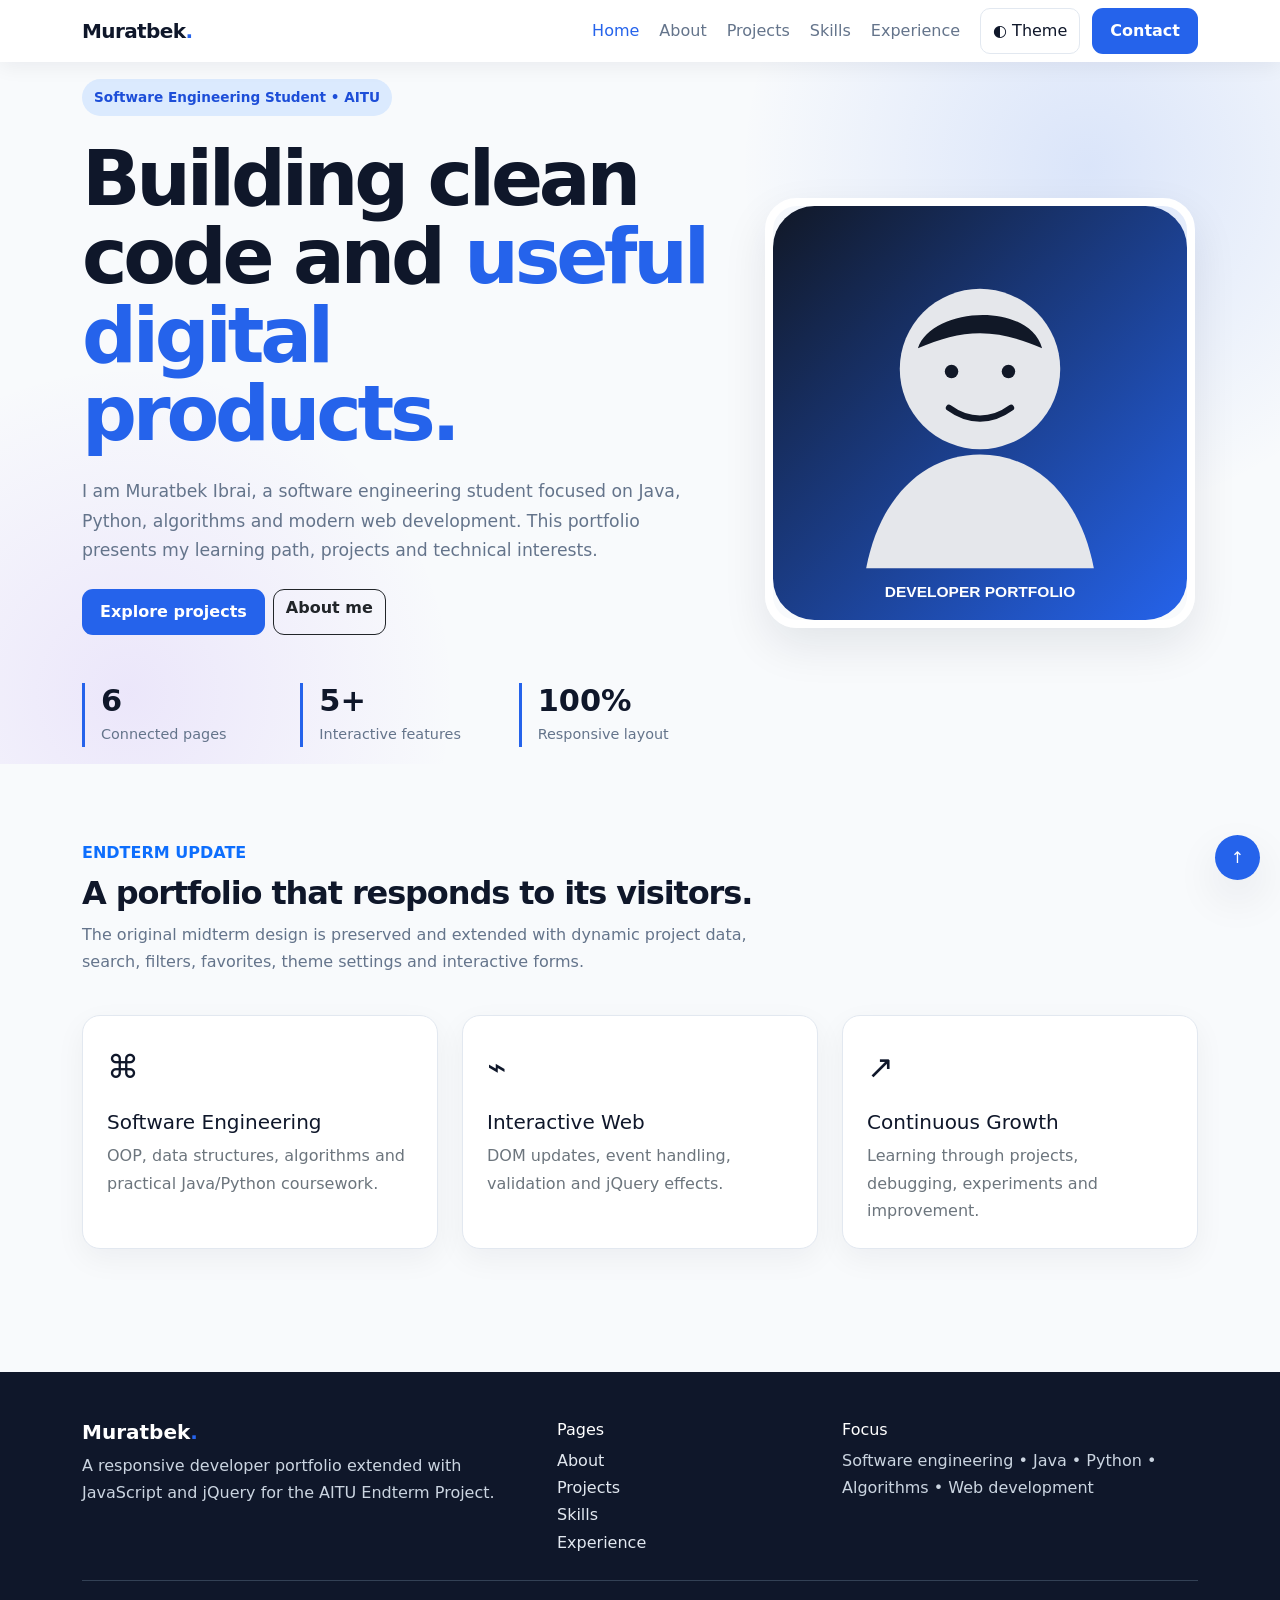
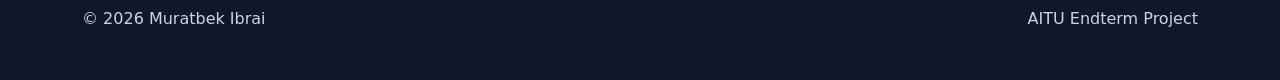
<file: index.html>
<!doctype html>
<html lang="en">
<head>
    <meta charset="utf-8">
    <meta name="viewport" content="width=device-width, initial-scale=1">
    <meta name="description" content="Muratbek Ibrai developer portfolio — software engineering, projects, skills and contact.">
    <title>Home | Muratbek Ibrai</title>
    <link rel="preconnect" href="https://cdn.jsdelivr.net">
    <link href="https://cdn.jsdelivr.net/npm/bootstrap@5.3.3/dist/css/bootstrap.min.css" rel="stylesheet">
    <link href="css/style.css" rel="stylesheet">
</head>
<body id="top">
<nav class="navbar navbar-expand-lg sticky-top site-nav" aria-label="Main navigation">
    <div class="container">
        <a class="navbar-brand" href="index.html">Muratbek<span class="brand-dot">.</span></a>
        <button class="navbar-toggler" type="button" data-bs-toggle="collapse" data-bs-target="#mainNav" aria-controls="mainNav" aria-expanded="false" aria-label="Toggle navigation">
            <span class="navbar-toggler-icon"></span>
        </button>
        <div class="collapse navbar-collapse" id="mainNav">
            <ul class="navbar-nav ms-auto align-items-lg-center gap-lg-1">
                <li class="nav-item"><a class="nav-link active" href="index.html">Home</a></li>
                <li class="nav-item"><a class="nav-link" href="about.html">About</a></li>
                <li class="nav-item"><a class="nav-link" href="projects.html">Projects</a></li>
                <li class="nav-item"><a class="nav-link" href="skills.html">Skills</a></li>
                <li class="nav-item"><a class="nav-link" href="experience.html">Experience</a></li>
                <li class="nav-item ms-lg-2"><button class="theme-control" id="themeToggle" type="button" aria-label="Switch color theme">◐ Theme</button></li>
                <li class="nav-item ms-lg-2"><a class="btn btn-brand" href="contact.html">Contact</a></li>
            </ul>
        </div>
    </div>
</nav>

<main>
    <section class="hero">
        <div class="container">
            <div class="row align-items-center g-5">
                <div class="col-lg-7">
                    <span class="hero-kicker">Software Engineering Student • AITU</span>
                    <h1 class="mt-4">Building clean code and <span>useful digital products.</span></h1>
                    <p class="hero-copy mt-4">I am Muratbek Ibrai, a software engineering student focused on Java, Python, algorithms and modern web development. This portfolio presents my learning path, projects and technical interests.</p>
                    <div class="d-flex flex-wrap gap-2 mt-4">
                        <a class="btn btn-brand" href="projects.html">Explore projects</a>
                        <a class="btn btn-outline-dark" href="about.html">About me</a>
                    </div>
                    <div class="row g-4 mt-4">
                        <div class="col-6 col-md-4"><div class="stat"><strong>6</strong><span>Connected pages</span></div></div>
                        <div class="col-6 col-md-4"><div class="stat"><strong>5+</strong><span>Interactive features</span></div></div>
                        <div class="col-6 col-md-4"><div class="stat"><strong>100%</strong><span>Responsive layout</span></div></div>
                    </div>
                </div>
                <div class="col-lg-5">
                    <div class="profile-frame"><img src="images/profile.svg" alt="Developer portfolio profile illustration"></div>
                </div>
            </div>
        </div>
    </section>

    <section class="section-pad">
        <div class="container">
            <div class="row mb-4">
                <div class="col-lg-8">
                    <p class="text-primary fw-bold mb-2">ENDTERM UPDATE</p>
                    <h2 class="section-title">A portfolio that responds to its visitors.</h2>
                    <p class="section-subtitle">The original midterm design is preserved and extended with dynamic project data, search, filters, favorites, theme settings and interactive forms.</p>
                </div>
            </div>
            <div class="row g-4">
                <div class="col-md-4"><article class="card-soft hoverable p-4 h-100"><div class="fs-2">⌘</div><h3 class="h5 mt-3">Software Engineering</h3><p class="text-secondary mb-0">OOP, data structures, algorithms and practical Java/Python coursework.</p></article></div>
                <div class="col-md-4"><article class="card-soft hoverable p-4 h-100"><div class="fs-2">⌁</div><h3 class="h5 mt-3">Interactive Web</h3><p class="text-secondary mb-0">DOM updates, event handling, validation and jQuery effects.</p></article></div>
                <div class="col-md-4"><article class="card-soft hoverable p-4 h-100"><div class="fs-2">↗</div><h3 class="h5 mt-3">Continuous Growth</h3><p class="text-secondary mb-0">Learning through projects, debugging, experiments and improvement.</p></article></div>
            </div>
        </div>
    </section>
</main>

<footer class="site-footer py-5 mt-5">
    <div class="container">
        <div class="row g-4">
            <div class="col-lg-5"><h5 class="text-white fw-bold">Muratbek<span class="brand-dot">.</span></h5><p class="mb-0">A responsive developer portfolio extended with JavaScript and jQuery for the AITU Endterm Project.</p></div>
            <div class="col-6 col-lg-3"><h6 class="text-white">Pages</h6><ul class="list-unstyled mb-0"><li><a href="about.html">About</a></li><li><a href="projects.html">Projects</a></li><li><a href="skills.html">Skills</a></li><li><a href="experience.html">Experience</a></li></ul></div>
            <div class="col-6 col-lg-4"><h6 class="text-white">Focus</h6><p class="mb-0">Software engineering • Java • Python • Algorithms • Web development</p></div>
        </div>
        <div class="footer-line mt-4 pt-4 d-flex flex-column flex-md-row justify-content-between gap-2"><span>© <span data-year></span> Muratbek Ibrai</span><span>AITU Endterm Project</span></div>
    </div>
</footer>
<a class="back-top" href="#top" aria-label="Back to top">↑</a>
<script src="https://code.jquery.com/jquery-3.7.1.min.js"></script>
<script src="https://cdn.jsdelivr.net/npm/bootstrap@5.3.3/dist/js/bootstrap.bundle.min.js"></script>
<script src="js/main.js"></script>
</body>
</html>
</file>
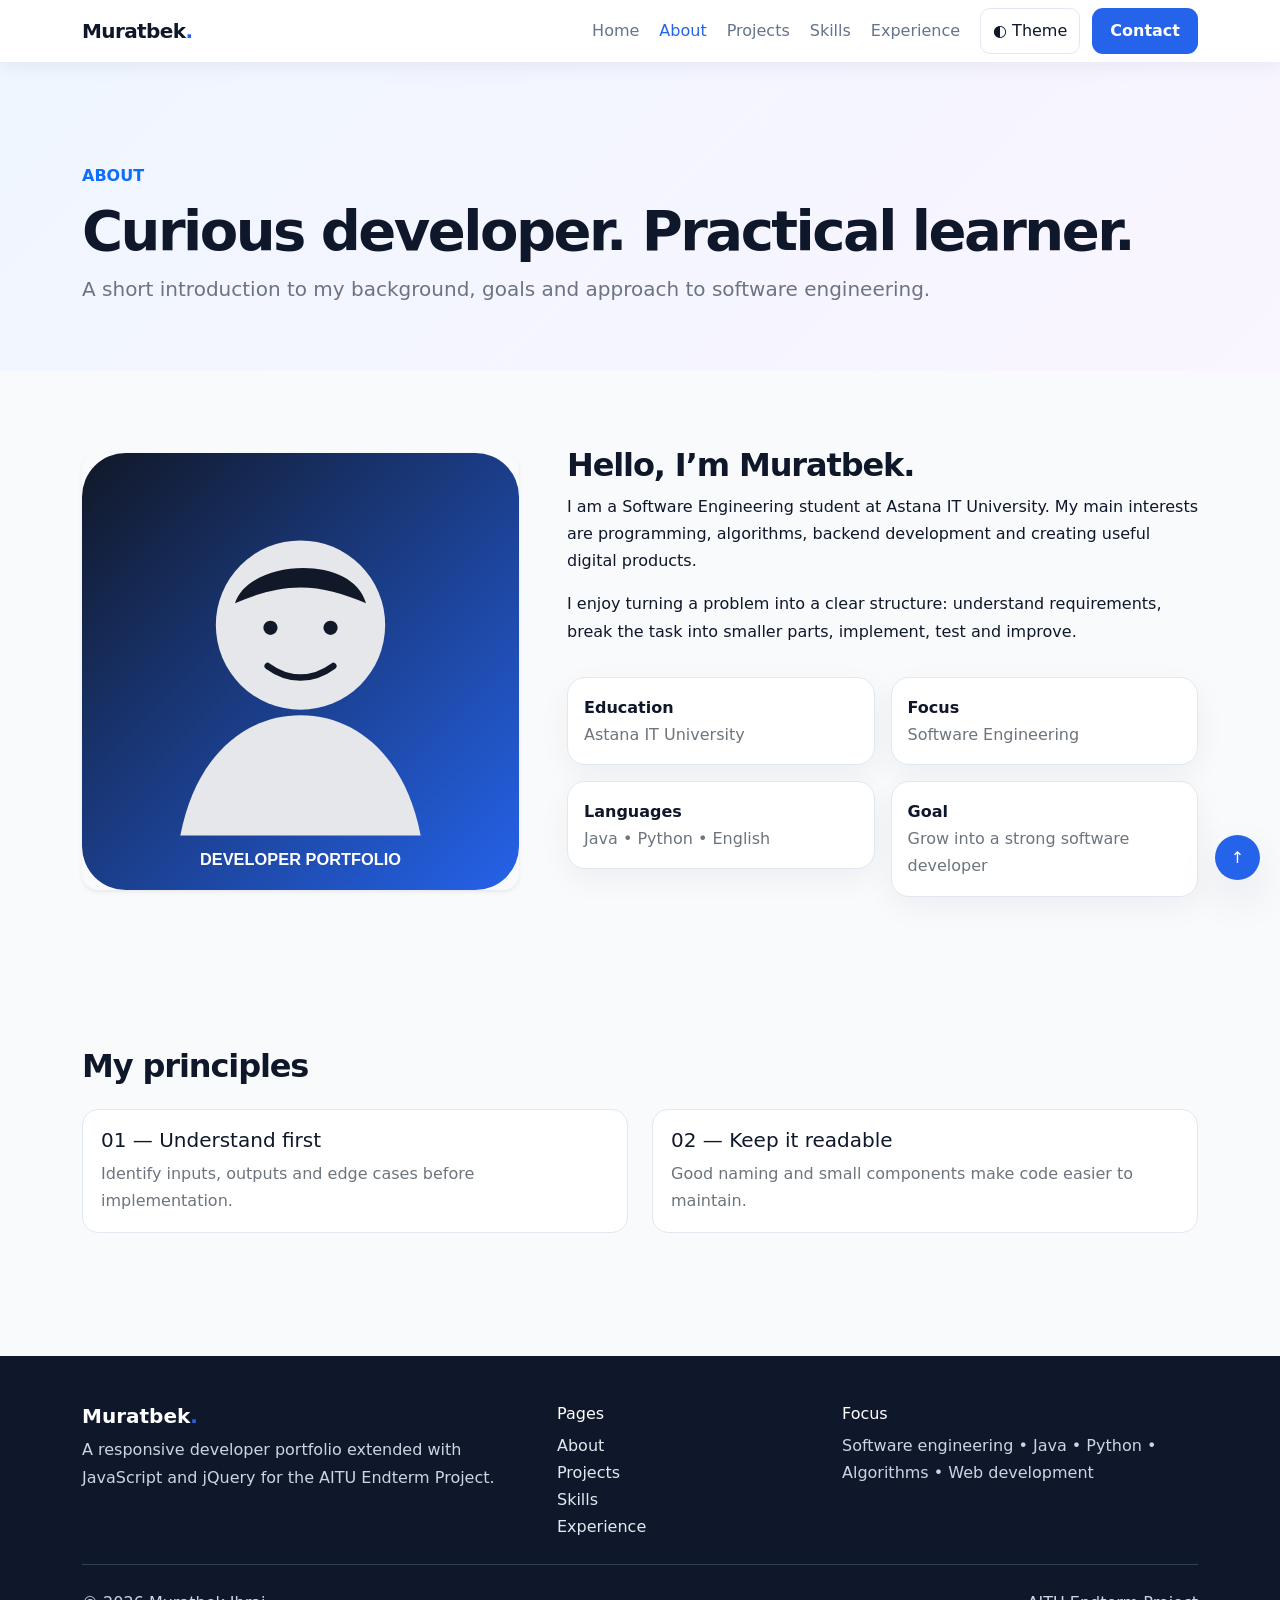
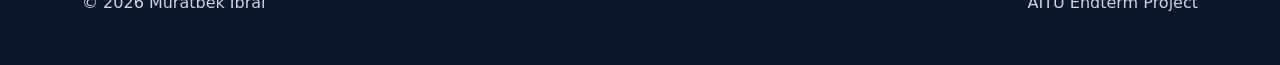
<file: about.html>
<!doctype html>
<html lang="en">
<head>
    <meta charset="utf-8">
    <meta name="viewport" content="width=device-width, initial-scale=1">
    <meta name="description" content="Muratbek Ibrai developer portfolio — software engineering, projects, skills and contact.">
    <title>About | Muratbek Ibrai</title>
    <link rel="preconnect" href="https://cdn.jsdelivr.net">
    <link href="https://cdn.jsdelivr.net/npm/bootstrap@5.3.3/dist/css/bootstrap.min.css" rel="stylesheet">
    <link href="css/style.css" rel="stylesheet">
</head>
<body id="top">
<nav class="navbar navbar-expand-lg sticky-top site-nav" aria-label="Main navigation">
    <div class="container">
        <a class="navbar-brand" href="index.html">Muratbek<span class="brand-dot">.</span></a>
        <button class="navbar-toggler" type="button" data-bs-toggle="collapse" data-bs-target="#mainNav" aria-controls="mainNav" aria-expanded="false" aria-label="Toggle navigation"><span class="navbar-toggler-icon"></span></button>
        <div class="collapse navbar-collapse" id="mainNav">
            <ul class="navbar-nav ms-auto align-items-lg-center gap-lg-1">
                <li class="nav-item"><a class="nav-link" href="index.html">Home</a></li>
                <li class="nav-item"><a class="nav-link active" href="about.html">About</a></li>
                <li class="nav-item"><a class="nav-link" href="projects.html">Projects</a></li>
                <li class="nav-item"><a class="nav-link" href="skills.html">Skills</a></li>
                <li class="nav-item"><a class="nav-link" href="experience.html">Experience</a></li>
                <li class="nav-item ms-lg-2"><button class="theme-control" id="themeToggle" type="button" aria-label="Switch color theme">◐ Theme</button></li>
                <li class="nav-item ms-lg-2"><a class="btn btn-brand" href="contact.html">Contact</a></li>
            </ul>
        </div>
    </div>
</nav>

<main>
    <section class="page-hero">
        <div class="container">
            <p class="text-primary fw-bold mb-2">ABOUT</p>
            <h1 class="display-4">Curious developer. Practical learner.</h1>
            <p class="lead text-secondary mb-0">A short introduction to my background, goals and approach to software engineering.</p>
        </div>
    </section>
    <section class="section-pad">
        <div class="container">
            <div class="row g-5 align-items-center">
                <div class="col-lg-5"><img src="images/profile.svg" class="rounded-4 shadow-sm" alt="Profile illustration"></div>
                <div class="col-lg-7">
                    <h2 class="section-title">Hello, I’m Muratbek.</h2>
                    <p>I am a Software Engineering student at Astana IT University. My main interests are programming, algorithms, backend development and creating useful digital products.</p>
                    <p>I enjoy turning a problem into a clear structure: understand requirements, break the task into smaller parts, implement, test and improve.</p>
                    <div class="row g-3 mt-2">
                        <div class="col-sm-6"><div class="card-soft p-3"><strong>Education</strong><br><span class="text-secondary">Astana IT University</span></div></div>
                        <div class="col-sm-6"><div class="card-soft p-3"><strong>Focus</strong><br><span class="text-secondary">Software Engineering</span></div></div>
                        <div class="col-sm-6"><div class="card-soft p-3"><strong>Languages</strong><br><span class="text-secondary">Java • Python • English</span></div></div>
                        <div class="col-sm-6"><div class="card-soft p-3"><strong>Goal</strong><br><span class="text-secondary">Grow into a strong software developer</span></div></div>
                    </div>
                </div>
            </div>
        </div>
    </section>
    <section class="section-pad">
        <div class="container">
            <h2 class="section-title mb-4">My principles</h2>
            <div class="row g-4">
                <div class="col-md-6"><div class="feature-panel"><h3 class="h5">01 — Understand first</h3><p class="mb-0 text-secondary">Identify inputs, outputs and edge cases before implementation.</p></div></div>
                <div class="col-md-6"><div class="feature-panel"><h3 class="h5">02 — Keep it readable</h3><p class="mb-0 text-secondary">Good naming and small components make code easier to maintain.</p></div></div>
            </div>
        </div>
    </section>
</main>

<footer class="site-footer py-5 mt-5">
    <div class="container">
        <div class="row g-4">
            <div class="col-lg-5"><h5 class="text-white fw-bold">Muratbek<span class="brand-dot">.</span></h5><p class="mb-0">A responsive developer portfolio extended with JavaScript and jQuery for the AITU Endterm Project.</p></div>
            <div class="col-6 col-lg-3"><h6 class="text-white">Pages</h6><ul class="list-unstyled mb-0"><li><a href="about.html">About</a></li><li><a href="projects.html">Projects</a></li><li><a href="skills.html">Skills</a></li><li><a href="experience.html">Experience</a></li></ul></div>
            <div class="col-6 col-lg-4"><h6 class="text-white">Focus</h6><p class="mb-0">Software engineering • Java • Python • Algorithms • Web development</p></div>
        </div>
        <div class="footer-line mt-4 pt-4 d-flex flex-column flex-md-row justify-content-between gap-2"><span>© <span data-year></span> Muratbek Ibrai</span><span>AITU Endterm Project</span></div>
    </div>
</footer>
<a class="back-top" href="#top" aria-label="Back to top">↑</a>
<script src="https://code.jquery.com/jquery-3.7.1.min.js"></script>
<script src="https://cdn.jsdelivr.net/npm/bootstrap@5.3.3/dist/js/bootstrap.bundle.min.js"></script>
<script src="js/main.js"></script>
</body>
</html>
</file>
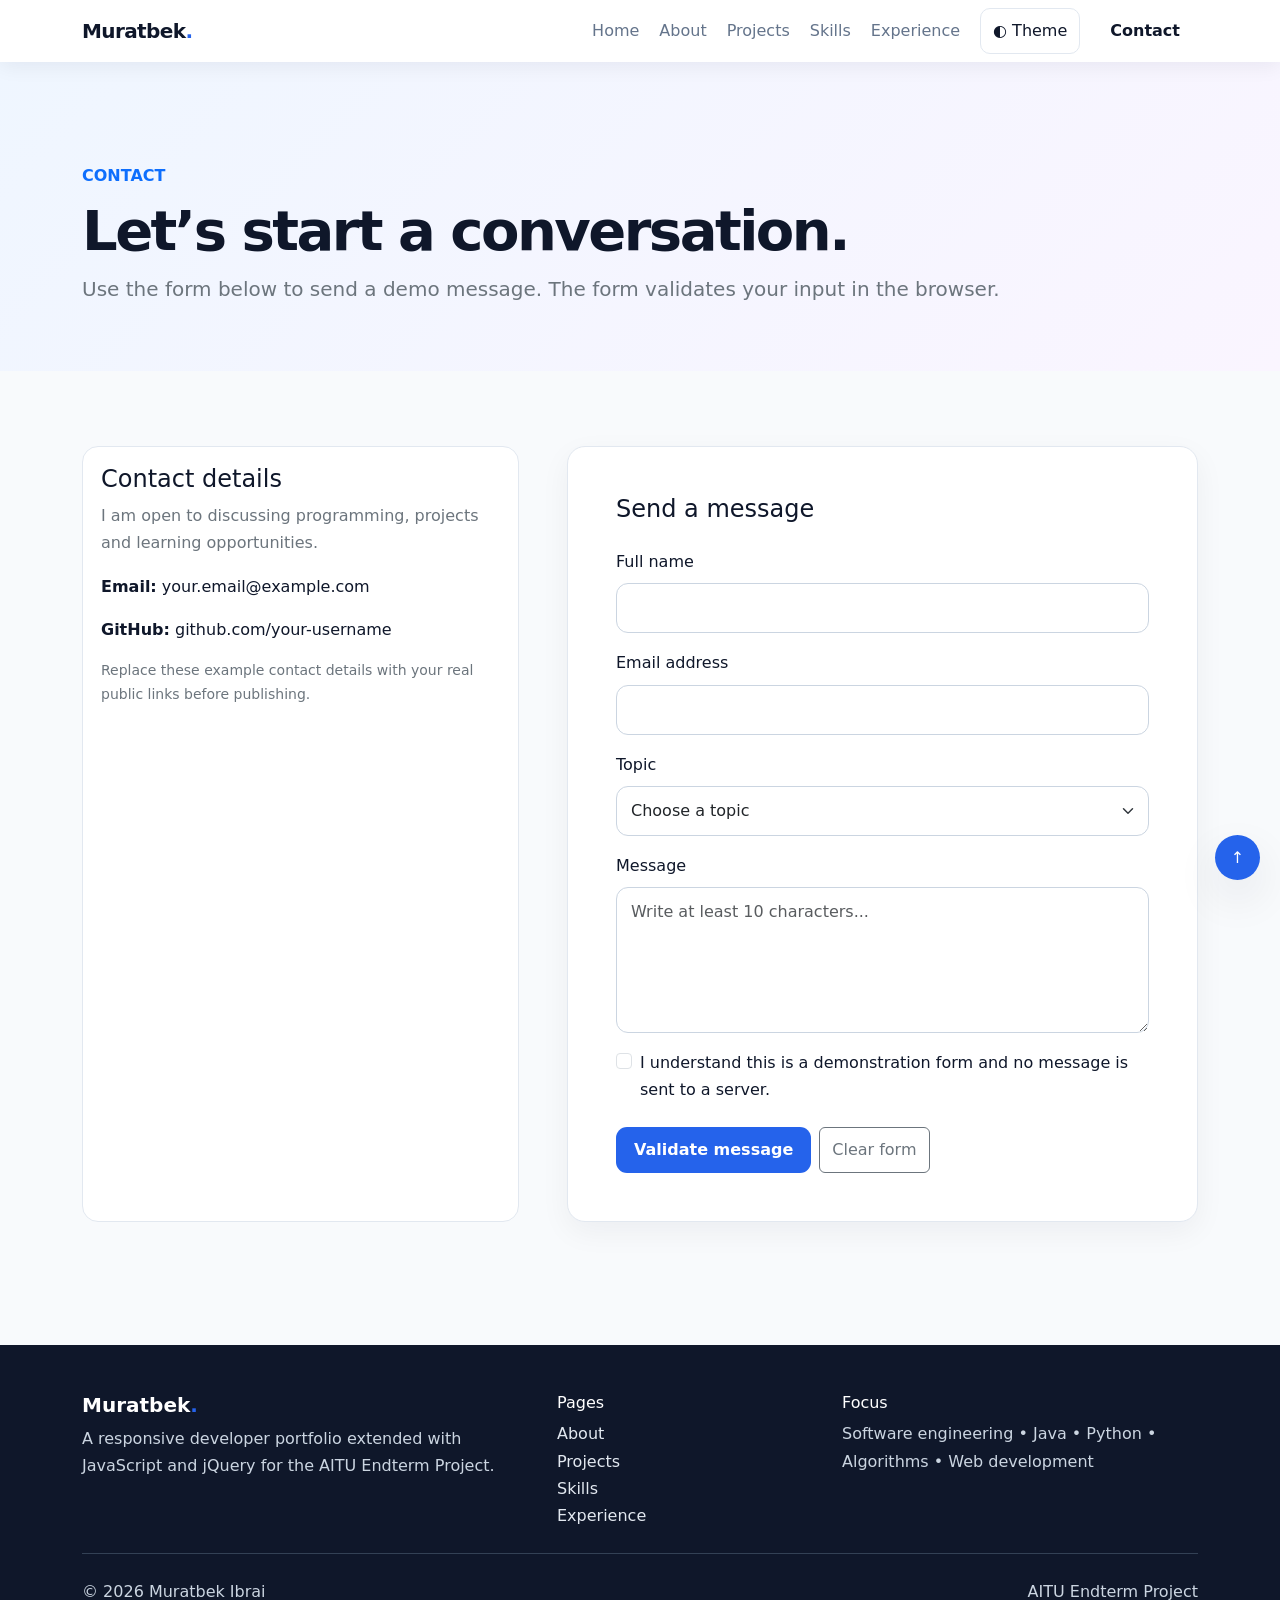
<file: contact.html>
<!doctype html>
<html lang="en">
<head>
    <meta charset="utf-8">
    <meta name="viewport" content="width=device-width, initial-scale=1">
    <meta name="description" content="Muratbek Ibrai developer portfolio — software engineering, projects, skills and contact.">
    <title>Contact | Muratbek Ibrai</title>
    <link rel="preconnect" href="https://cdn.jsdelivr.net">
    <link href="https://cdn.jsdelivr.net/npm/bootstrap@5.3.3/dist/css/bootstrap.min.css" rel="stylesheet">
    <link href="css/style.css" rel="stylesheet">
</head>
<body id="top">
<nav class="navbar navbar-expand-lg sticky-top site-nav" aria-label="Main navigation">
    <div class="container">
        <a class="navbar-brand" href="index.html">Muratbek<span class="brand-dot">.</span></a>
        <button class="navbar-toggler" type="button" data-bs-toggle="collapse" data-bs-target="#mainNav" aria-controls="mainNav" aria-expanded="false" aria-label="Toggle navigation"><span class="navbar-toggler-icon"></span></button>
        <div class="collapse navbar-collapse" id="mainNav">
            <ul class="navbar-nav ms-auto align-items-lg-center gap-lg-1">
                <li class="nav-item"><a class="nav-link" href="index.html">Home</a></li>
                <li class="nav-item"><a class="nav-link" href="about.html">About</a></li>
                <li class="nav-item"><a class="nav-link" href="projects.html">Projects</a></li>
                <li class="nav-item"><a class="nav-link" href="skills.html">Skills</a></li>
                <li class="nav-item"><a class="nav-link" href="experience.html">Experience</a></li>
                <li class="nav-item ms-lg-2"><button class="theme-control" id="themeToggle" type="button" aria-label="Switch color theme">◐ Theme</button></li>
                <li class="nav-item ms-lg-2"><a class="btn btn-brand active" href="contact.html">Contact</a></li>
            </ul>
        </div>
    </div>
</nav>

<main>
    <section class="page-hero">
        <div class="container">
            <p class="text-primary fw-bold mb-2">CONTACT</p>
            <h1 class="display-4">Let’s start a conversation.</h1>
            <p class="lead text-secondary mb-0">Use the form below to send a demo message. The form validates your input in the browser.</p>
        </div>
    </section>
    <section class="section-pad">
        <div class="container">
            <div class="row g-5">
                <div class="col-lg-5">
                    <div class="feature-panel h-100">
                        <h2 class="h4">Contact details</h2>
                        <p class="text-secondary">I am open to discussing programming, projects and learning opportunities.</p>
                        <p><strong>Email:</strong> your.email@example.com</p>
                        <p><strong>GitHub:</strong> github.com/your-username</p>
                        <p class="small text-secondary mb-0">Replace these example contact details with your real public links before publishing.</p>
                    </div>
                </div>
                <div class="col-lg-7">
                    <form id="contactForm" class="card-soft p-4 p-md-5" novalidate>
                        <h2 class="h4 mb-4">Send a message</h2>
                        <div class="mb-3">
                            <label for="name" class="form-label">Full name</label>
                            <input type="text" class="form-control" id="name" name="name" autocomplete="name">
                            <div class="invalid-feedback" id="nameError"></div>
                        </div>
                        <div class="mb-3">
                            <label for="email" class="form-label">Email address</label>
                            <input type="email" class="form-control" id="email" name="email" autocomplete="email">
                            <div class="invalid-feedback" id="emailError"></div>
                        </div>
                        <div class="mb-3">
                            <label for="topic" class="form-label">Topic</label>
                            <select class="form-select" id="topic" name="topic">
                                <option value="">Choose a topic</option>
                                <option value="project">Project discussion</option>
                                <option value="study">Study / learning</option>
                                <option value="other">Other</option>
                            </select>
                            <div class="invalid-feedback" id="topicError"></div>
                        </div>
                        <div class="mb-3">
                            <label for="message" class="form-label">Message</label>
                            <textarea class="form-control" id="message" name="message" rows="5" placeholder="Write at least 10 characters..."></textarea>
                            <div class="invalid-feedback" id="messageError"></div>
                        </div>
                        <div class="form-check mb-3">
                            <input class="form-check-input" type="checkbox" id="consent" name="consent">
                            <label class="form-check-label" for="consent">I understand this is a demonstration form and no message is sent to a server.</label>
                            <div class="invalid-feedback" id="consentError"></div>
                        </div>
                        <div id="formStatus" aria-live="polite"></div>
                        <div class="d-flex flex-wrap gap-2 mt-4">
                            <button type="submit" class="btn btn-brand">Validate message</button>
                            <button type="reset" class="btn btn-outline-secondary">Clear form</button>
                        </div>
                    </form>
                </div>
            </div>
        </div>
    </section>
</main>

<footer class="site-footer py-5 mt-5">
    <div class="container">
        <div class="row g-4">
            <div class="col-lg-5"><h5 class="text-white fw-bold">Muratbek<span class="brand-dot">.</span></h5><p class="mb-0">A responsive developer portfolio extended with JavaScript and jQuery for the AITU Endterm Project.</p></div>
            <div class="col-6 col-lg-3"><h6 class="text-white">Pages</h6><ul class="list-unstyled mb-0"><li><a href="about.html">About</a></li><li><a href="projects.html">Projects</a></li><li><a href="skills.html">Skills</a></li><li><a href="experience.html">Experience</a></li></ul></div>
            <div class="col-6 col-lg-4"><h6 class="text-white">Focus</h6><p class="mb-0">Software engineering • Java • Python • Algorithms • Web development</p></div>
        </div>
        <div class="footer-line mt-4 pt-4 d-flex flex-column flex-md-row justify-content-between gap-2"><span>© <span data-year></span> Muratbek Ibrai</span><span>AITU Endterm Project</span></div>
    </div>
</footer>
<a class="back-top" href="#top" aria-label="Back to top">↑</a>
<script src="https://code.jquery.com/jquery-3.7.1.min.js"></script>
<script src="https://cdn.jsdelivr.net/npm/bootstrap@5.3.3/dist/js/bootstrap.bundle.min.js"></script>
<script src="js/main.js"></script>
</body>
</html>
</file>
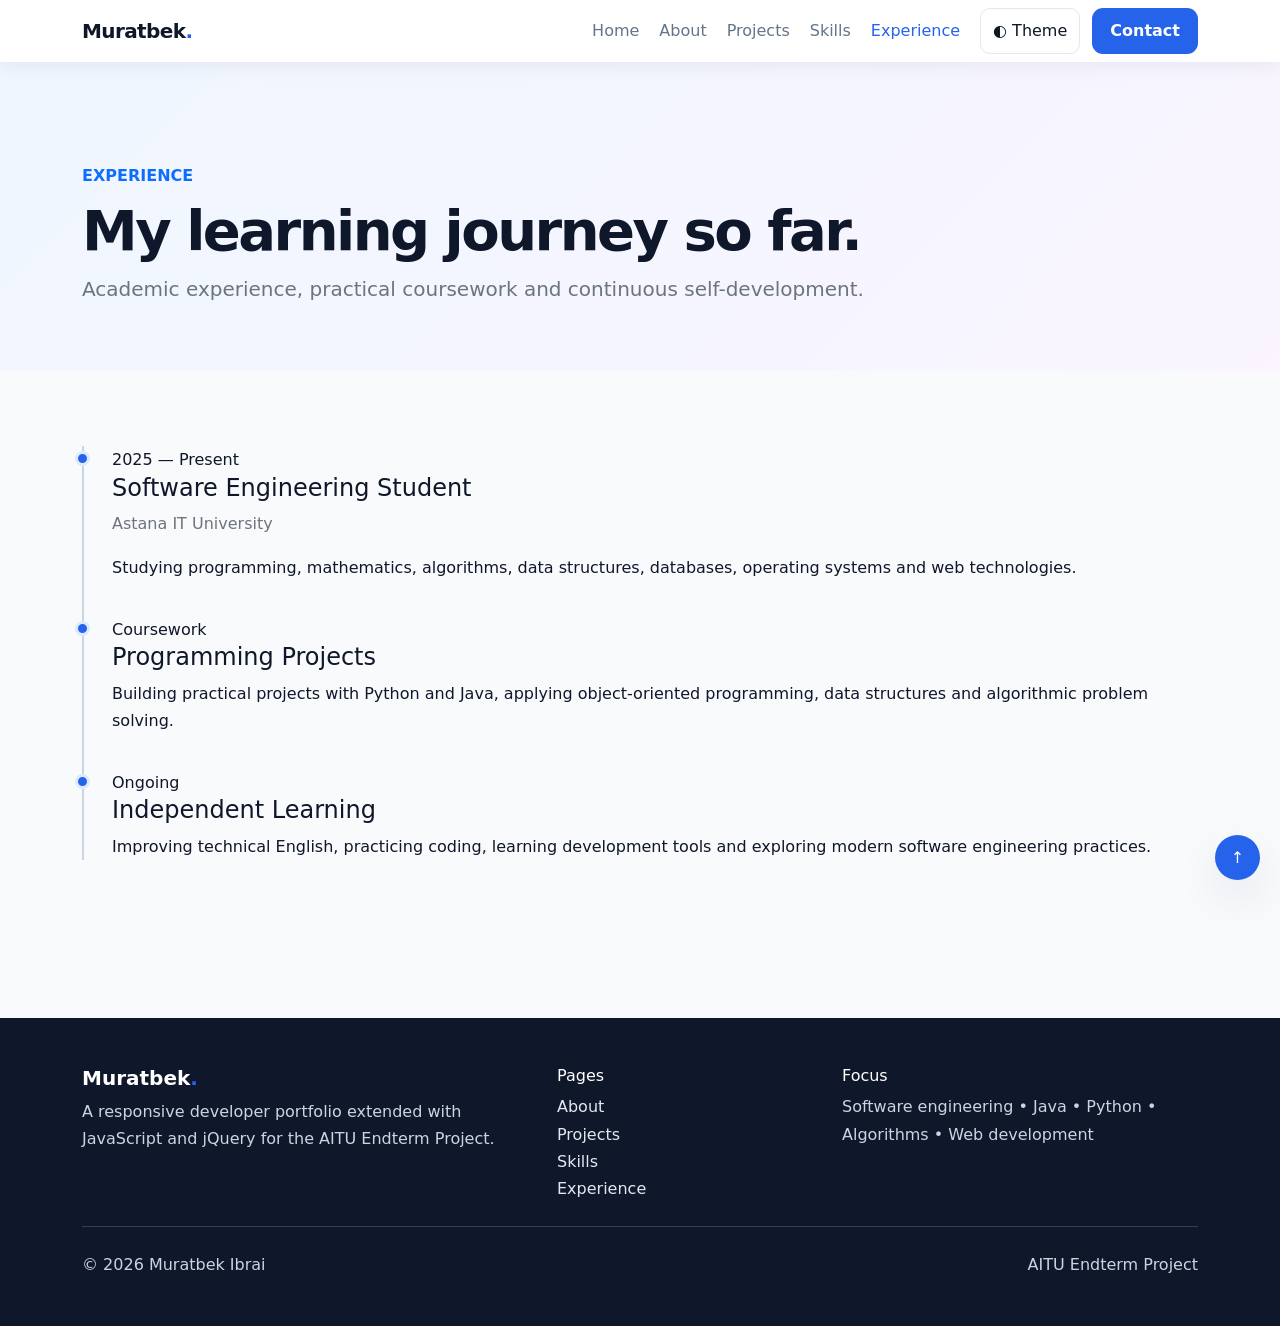
<file: experience.html>
<!doctype html>
<html lang="en">
<head>
    <meta charset="utf-8">
    <meta name="viewport" content="width=device-width, initial-scale=1">
    <meta name="description" content="Muratbek Ibrai developer portfolio — software engineering, projects, skills and contact.">
    <title>Experience | Muratbek Ibrai</title>
    <link rel="preconnect" href="https://cdn.jsdelivr.net">
    <link href="https://cdn.jsdelivr.net/npm/bootstrap@5.3.3/dist/css/bootstrap.min.css" rel="stylesheet">
    <link href="css/style.css" rel="stylesheet">
</head>
<body id="top">
<nav class="navbar navbar-expand-lg sticky-top site-nav" aria-label="Main navigation">
    <div class="container">
        <a class="navbar-brand" href="index.html">Muratbek<span class="brand-dot">.</span></a>
        <button class="navbar-toggler" type="button" data-bs-toggle="collapse" data-bs-target="#mainNav" aria-controls="mainNav" aria-expanded="false" aria-label="Toggle navigation"><span class="navbar-toggler-icon"></span></button>
        <div class="collapse navbar-collapse" id="mainNav">
            <ul class="navbar-nav ms-auto align-items-lg-center gap-lg-1">
                <li class="nav-item"><a class="nav-link" href="index.html">Home</a></li>
                <li class="nav-item"><a class="nav-link" href="about.html">About</a></li>
                <li class="nav-item"><a class="nav-link" href="projects.html">Projects</a></li>
                <li class="nav-item"><a class="nav-link" href="skills.html">Skills</a></li>
                <li class="nav-item"><a class="nav-link active" href="experience.html">Experience</a></li>
                <li class="nav-item ms-lg-2"><button class="theme-control" id="themeToggle" type="button" aria-label="Switch color theme">◐ Theme</button></li>
                <li class="nav-item ms-lg-2"><a class="btn btn-brand" href="contact.html">Contact</a></li>
            </ul>
        </div>
    </div>
</nav>

<main>
    <section class="page-hero">
        <div class="container">
            <p class="text-primary fw-bold mb-2">EXPERIENCE</p>
            <h1 class="display-4">My learning journey so far.</h1>
            <p class="lead text-secondary mb-0">Academic experience, practical coursework and continuous self-development.</p>
        </div>
    </section>
    <section class="section-pad">
        <div class="container">
            <div class="timeline">
                <article class="timeline-item">
                    <span class="timeline-date">2025 — Present</span>
                    <h2 class="h4">Software Engineering Student</h2>
                    <p class="text-secondary">Astana IT University</p>
                    <p>Studying programming, mathematics, algorithms, data structures, databases, operating systems and web technologies.</p>
                </article>
                <article class="timeline-item">
                    <span class="timeline-date">Coursework</span>
                    <h2 class="h4">Programming Projects</h2>
                    <p>Building practical projects with Python and Java, applying object-oriented programming, data structures and algorithmic problem solving.</p>
                </article>
                <article class="timeline-item">
                    <span class="timeline-date">Ongoing</span>
                    <h2 class="h4">Independent Learning</h2>
                    <p>Improving technical English, practicing coding, learning development tools and exploring modern software engineering practices.</p>
                </article>
            </div>
        </div>
    </section>
</main>

<footer class="site-footer py-5 mt-5">
    <div class="container">
        <div class="row g-4">
            <div class="col-lg-5"><h5 class="text-white fw-bold">Muratbek<span class="brand-dot">.</span></h5><p class="mb-0">A responsive developer portfolio extended with JavaScript and jQuery for the AITU Endterm Project.</p></div>
            <div class="col-6 col-lg-3"><h6 class="text-white">Pages</h6><ul class="list-unstyled mb-0"><li><a href="about.html">About</a></li><li><a href="projects.html">Projects</a></li><li><a href="skills.html">Skills</a></li><li><a href="experience.html">Experience</a></li></ul></div>
            <div class="col-6 col-lg-4"><h6 class="text-white">Focus</h6><p class="mb-0">Software engineering • Java • Python • Algorithms • Web development</p></div>
        </div>
        <div class="footer-line mt-4 pt-4 d-flex flex-column flex-md-row justify-content-between gap-2"><span>© <span data-year></span> Muratbek Ibrai</span><span>AITU Endterm Project</span></div>
    </div>
</footer>
<a class="back-top" href="#top" aria-label="Back to top">↑</a>
<script src="https://code.jquery.com/jquery-3.7.1.min.js"></script>
<script src="https://cdn.jsdelivr.net/npm/bootstrap@5.3.3/dist/js/bootstrap.bundle.min.js"></script>
<script src="js/main.js"></script>
</body>
</html>
</file>
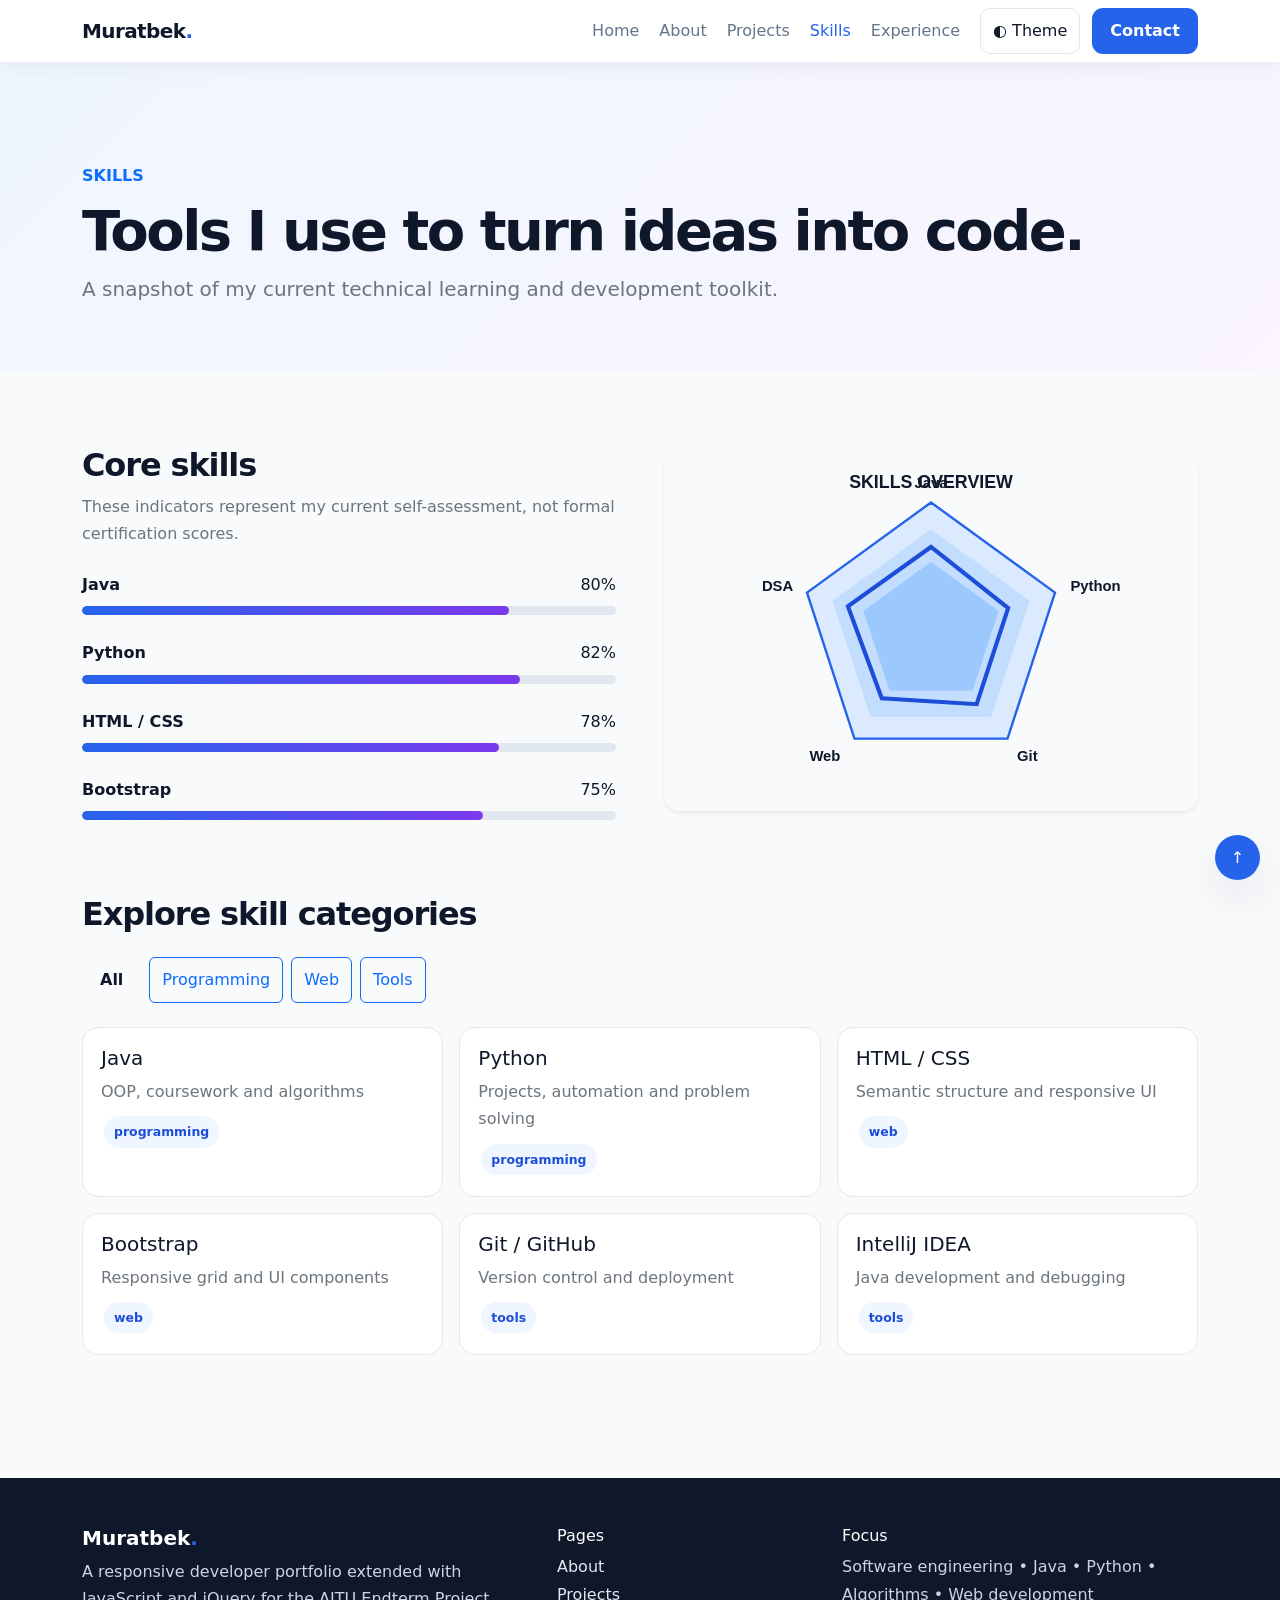
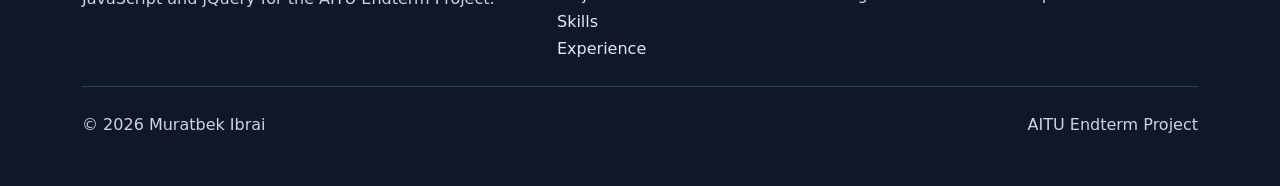
<file: skills.html>
<!doctype html>
<html lang="en">
<head>
    <meta charset="utf-8">
    <meta name="viewport" content="width=device-width, initial-scale=1">
    <meta name="description" content="Muratbek Ibrai developer portfolio — software engineering, projects, skills and contact.">
    <title>Skills | Muratbek Ibrai</title>
    <link rel="preconnect" href="https://cdn.jsdelivr.net">
    <link href="https://cdn.jsdelivr.net/npm/bootstrap@5.3.3/dist/css/bootstrap.min.css" rel="stylesheet">
    <link href="css/style.css" rel="stylesheet">
</head>
<body id="top">
<nav class="navbar navbar-expand-lg sticky-top site-nav" aria-label="Main navigation">
    <div class="container">
        <a class="navbar-brand" href="index.html">Muratbek<span class="brand-dot">.</span></a>
        <button class="navbar-toggler" type="button" data-bs-toggle="collapse" data-bs-target="#mainNav" aria-controls="mainNav" aria-expanded="false" aria-label="Toggle navigation"><span class="navbar-toggler-icon"></span></button>
        <div class="collapse navbar-collapse" id="mainNav">
            <ul class="navbar-nav ms-auto align-items-lg-center gap-lg-1">
                <li class="nav-item"><a class="nav-link" href="index.html">Home</a></li>
                <li class="nav-item"><a class="nav-link" href="about.html">About</a></li>
                <li class="nav-item"><a class="nav-link" href="projects.html">Projects</a></li>
                <li class="nav-item"><a class="nav-link active" href="skills.html">Skills</a></li>
                <li class="nav-item"><a class="nav-link" href="experience.html">Experience</a></li>
                <li class="nav-item ms-lg-2"><button class="theme-control" id="themeToggle" type="button" aria-label="Switch color theme">◐ Theme</button></li>
                <li class="nav-item ms-lg-2"><a class="btn btn-brand" href="contact.html">Contact</a></li>
            </ul>
        </div>
    </div>
</nav>

<main>
    <section class="page-hero">
        <div class="container">
            <p class="text-primary fw-bold mb-2">SKILLS</p>
            <h1 class="display-4">Tools I use to turn ideas into code.</h1>
            <p class="lead text-secondary mb-0">A snapshot of my current technical learning and development toolkit.</p>
        </div>
    </section>
    <section class="section-pad">
        <div class="container">
            <div class="row g-5 align-items-center">
                <div class="col-lg-6">
                    <h2 class="section-title">Core skills</h2>
                    <p class="text-secondary">These indicators represent my current self-assessment, not formal certification scores.</p>
                    <div id="skillsList"></div>
                </div>
                <div class="col-lg-6">
                    <img src="images/skills-chart.svg" class="img-fluid rounded-4 shadow-sm" alt="Illustrative skills radar chart">
                </div>
            </div>
        </div>
    </section>
    <section class="section-pad pt-0">
        <div class="container">
            <h2 class="section-title mb-4">Explore skill categories</h2>
            <div class="d-flex flex-wrap gap-2 mb-4">
                <button class="btn btn-brand skill-tab active" data-category="all" type="button">All</button>
                <button class="btn btn-outline-primary skill-tab" data-category="programming" type="button">Programming</button>
                <button class="btn btn-outline-primary skill-tab" data-category="web" type="button">Web</button>
                <button class="btn btn-outline-primary skill-tab" data-category="tools" type="button">Tools</button>
            </div>
            <div class="row g-3" id="skillDetails"></div>
        </div>
    </section>
</main>

<footer class="site-footer py-5 mt-5">
    <div class="container">
        <div class="row g-4">
            <div class="col-lg-5"><h5 class="text-white fw-bold">Muratbek<span class="brand-dot">.</span></h5><p class="mb-0">A responsive developer portfolio extended with JavaScript and jQuery for the AITU Endterm Project.</p></div>
            <div class="col-6 col-lg-3"><h6 class="text-white">Pages</h6><ul class="list-unstyled mb-0"><li><a href="about.html">About</a></li><li><a href="projects.html">Projects</a></li><li><a href="skills.html">Skills</a></li><li><a href="experience.html">Experience</a></li></ul></div>
            <div class="col-6 col-lg-4"><h6 class="text-white">Focus</h6><p class="mb-0">Software engineering • Java • Python • Algorithms • Web development</p></div>
        </div>
        <div class="footer-line mt-4 pt-4 d-flex flex-column flex-md-row justify-content-between gap-2"><span>© <span data-year></span> Muratbek Ibrai</span><span>AITU Endterm Project</span></div>
    </div>
</footer>
<a class="back-top" href="#top" aria-label="Back to top">↑</a>
<script src="https://code.jquery.com/jquery-3.7.1.min.js"></script>
<script src="https://cdn.jsdelivr.net/npm/bootstrap@5.3.3/dist/js/bootstrap.bundle.min.js"></script>
<script src="js/main.js"></script>
</body>
</html>
</file>
<file: css/style.css>
:root {
    --ink: #0f172a;
    --muted: #64748b;
    --surface: #fff;
    --surface2: #f8fafc;
    --line: #e2e8f0;
    --brand: #2563eb;
    --brand-dark: #1d4ed8;
    --accent: #7c3aed;
    --radius: 18px;
    --shadow: 0 18px 45px rgba(15,23,42,.09);
}

[data-theme="dark"] {
    --ink: #e5e7eb;
    --muted: #a8b3c5;
    --surface: #111827;
    --surface2: #0b1220;
    --line: #334155;
    --brand: #60a5fa;
    --brand-dark: #3b82f6;
    --accent: #a78bfa;
    --shadow: 0 18px 45px rgba(0,0,0,.25);
}

* { box-sizing: border-box; }

html { scroll-behavior: smooth; }

body {
    margin: 0;
    font-family: Inter, system-ui, -apple-system, BlinkMacSystemFont, "Segoe UI", sans-serif;
    color: var(--ink);
    background: var(--surface2);
    line-height: 1.7;
    transition: background .2s, color .2s;
}

a { text-decoration: none; }
img { max-width: 100%; display: block; }
section { scroll-margin-top: 90px; }

.site-nav {
    box-shadow: 0 5px 20px rgba(15,23,42,.06);
    background: var(--surface) !important;
}

.navbar-brand {
    font-weight: 800;
    letter-spacing: -.03em;
    color: var(--ink);
}

.brand-dot { color: var(--brand); }
.nav-link { color: var(--muted); }

.nav-link.active,
.nav-link:hover {
    color: var(--brand) !important;
}

.hero {
    min-height: 78vh;
    display: flex;
    align-items: center;
    position: relative;
    overflow: hidden;
    background:
        radial-gradient(circle at 85% 15%, rgba(37,99,235,.14), transparent 28%),
        radial-gradient(circle at 10% 90%, rgba(124,58,237,.10), transparent 25%),
        var(--surface2);
}

.hero-kicker {
    display: inline-flex;
    padding: 7px 12px;
    border-radius: 999px;
    background: #dbeafe;
    color: #1d4ed8;
    font-weight: 700;
    font-size: .85rem;
}

.hero h1 {
    font-size: clamp(2.6rem, 6vw, 5rem);
    line-height: 1.02;
    letter-spacing: -.055em;
    font-weight: 850;
}

.hero h1 span { color: var(--brand); }

.hero-copy {
    color: var(--muted);
    max-width: 650px;
    font-size: 1.08rem;
}

.profile-frame {
    max-width: 430px;
    margin: auto;
}

.profile-frame img {
    border-radius: 32px;
    box-shadow: var(--shadow);
    border: 8px solid var(--surface);
}

.page-hero {
    padding: 100px 0 65px;
    background: linear-gradient(135deg, #eff6ff, #faf5ff);
}

[data-theme="dark"] .page-hero {
    background: linear-gradient(135deg, #172554, #241b3b);
}

.page-hero h1 {
    font-weight: 850;
    letter-spacing: -.045em;
}

.section-pad { padding: 75px 0; }

.section-title {
    font-weight: 800;
    letter-spacing: -.035em;
}

.section-subtitle {
    color: var(--muted);
    max-width: 720px;
}

.card-soft {
    border: 1px solid var(--line);
    border-radius: var(--radius);
    background: var(--surface);
    box-shadow: 0 10px 30px rgba(15,23,42,.05);
    color: var(--ink);
}

.hoverable { transition: transform .2s, box-shadow .2s; }

.hoverable:hover {
    transform: translateY(-5px);
    box-shadow: var(--shadow);
}

.project-img {
    border-radius: 14px;
    aspect-ratio: 5/3;
    object-fit: cover;
    background: #e2e8f0;
}

.tag {
    display: inline-block;
    padding: 5px 10px;
    border-radius: 999px;
    background: #eff6ff;
    color: #1d4ed8;
    font-size: .78rem;
    font-weight: 750;
    margin: 3px;
}

.stat {
    border-left: 3px solid var(--brand);
    padding-left: 16px;
}

.stat strong {
    display: block;
    font-size: 1.9rem;
    line-height: 1.2;
}

.stat span {
    color: var(--muted);
    font-size: .9rem;
}

.skill-bar {
    height: 9px;
    border-radius: 999px;
    background: #e2e8f0;
    overflow: hidden;
}

.skill-bar span {
    display: block;
    height: 100%;
    background: linear-gradient(90deg, var(--brand), var(--accent));
    border-radius: inherit;
}

.timeline {
    padding-left: 28px;
    border-left: 2px solid #cbd5e1;
}

.timeline-item {
    position: relative;
    margin-bottom: 35px;
}

.timeline-item:before {
    content: "";
    position: absolute;
    left: -37px;
    top: 5px;
    width: 15px;
    height: 15px;
    background: var(--brand);
    border: 3px solid #dbeafe;
    border-radius: 50%;
}

.code-box {
    background: #0f172a;
    color: #dbeafe;
    border-radius: 16px;
    padding: 24px;
    font-family: monospace;
    overflow-x: auto;
}

.table-wrap {
    overflow-x: auto;
    border-radius: 16px;
}

.table-modern {
    margin: 0;
    min-width: 680px;
}

.table-modern thead th {
    background: #0f172a;
    color: white;
}

.table-modern td,
.table-modern th {
    padding: 14px;
}

.form-control,
.form-select {
    border-radius: 12px;
    padding: 12px 14px;
    border-color: #cbd5e1;
}

.form-control:focus,
.form-select:focus {
    border-color: var(--brand);
    box-shadow: 0 0 0 .2rem rgba(37,99,235,.12);
}

.btn-brand {
    background: var(--brand);
    color: white;
    border: 0;
    font-weight: 750;
    border-radius: 11px;
    padding: 11px 18px;
}

.btn-brand:hover {
    background: var(--brand-dark);
    color: white;
}

.btn-outline-dark {
    border-radius: 11px;
    font-weight: 700;
}

.site-footer {
    background: #0f172a;
    color: #cbd5e1;
}

.site-footer a { color: #e2e8f0; }

.footer-line { border-top: 1px solid #334155; }

.back-top {
    position: fixed;
    right: 20px;
    bottom: 20px;
    z-index: 20;
    width: 45px;
    height: 45px;
    display: grid;
    place-items: center;
    border-radius: 50%;
    background: var(--brand);
    color: white;
    box-shadow: var(--shadow);
}

.toolbar {
    display: flex;
    gap: 10px;
    flex-wrap: wrap;
}

.toolbar .form-control,
.toolbar .form-select {
    max-width: 260px;
}

.feature-panel {
    border: 1px solid var(--line);
    background: var(--surface);
    border-radius: 16px;
    padding: 18px;
}

.favorite-btn {
    border: 1px solid var(--line);
    background: var(--surface);
    border-radius: 10px;
    padding: 6px 10px;
    color: var(--ink);
}

.favorite-btn.is-favorite {
    background: #fef3c7;
    border-color: #f59e0b;
    color: #92400e;
}

.status-message {
    display: block;
    margin-top: 12px;
    font-weight: 600;
}

.form-error {
    color: #dc2626;
    font-size: .88rem;
    min-height: 1.3em;
}

.is-invalid { border-color: #dc2626 !important; }

.success-box {
    background: #dcfce7;
    color: #166534;
    border-radius: 12px;
    padding: 14px;
}

.theme-control {
    border: 1px solid var(--line);
    border-radius: 10px;
    background: var(--surface);
    color: var(--ink);
    padding: 8px 12px;
}

@media(max-width: 991.98px) {
    .hero {
        min-height: auto;
        padding: 75px 0;
    }

    .section-pad { padding: 60px 0; }
}

@media(max-width: 575.98px) {
    .hero { padding: 55px 0; }
    .hero h1 { font-size: 2.65rem; }
    .page-hero { padding: 80px 0 50px; }
    .section-pad { padding: 48px 0; }
}
</file>
